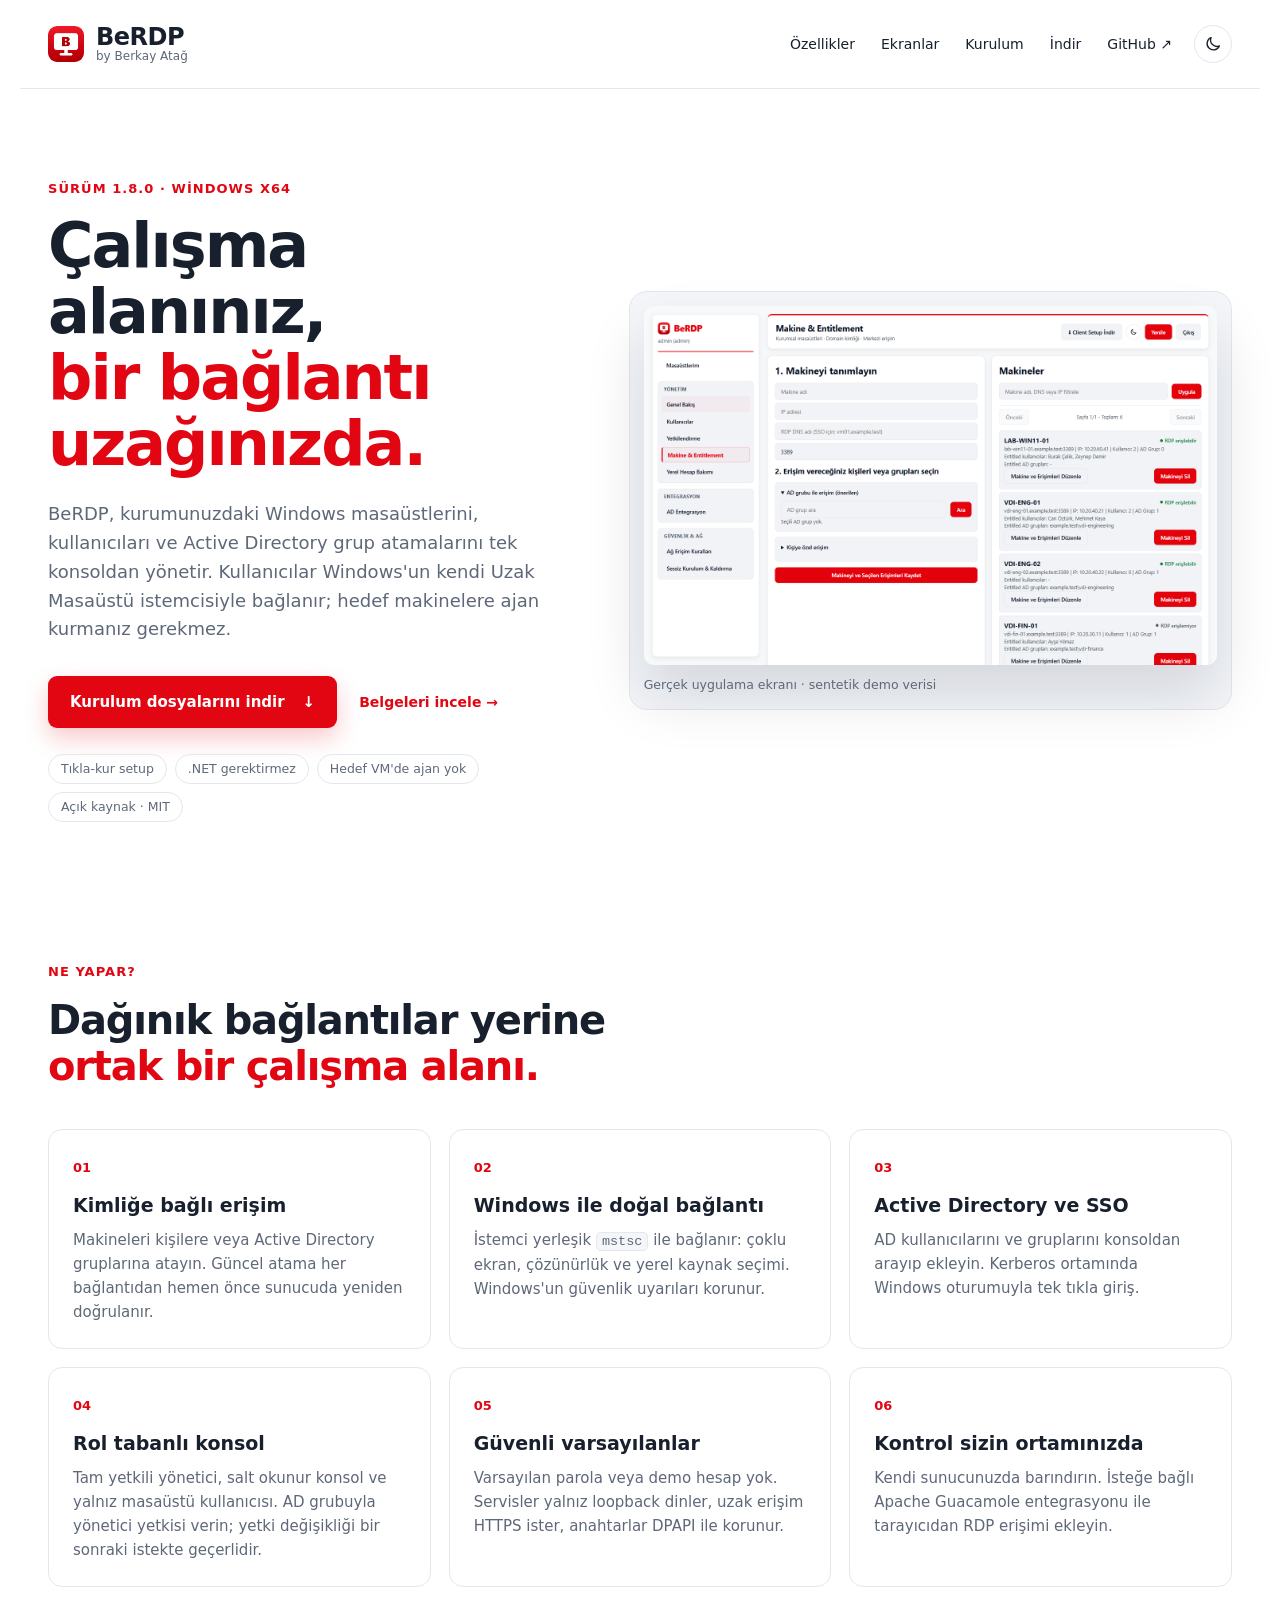
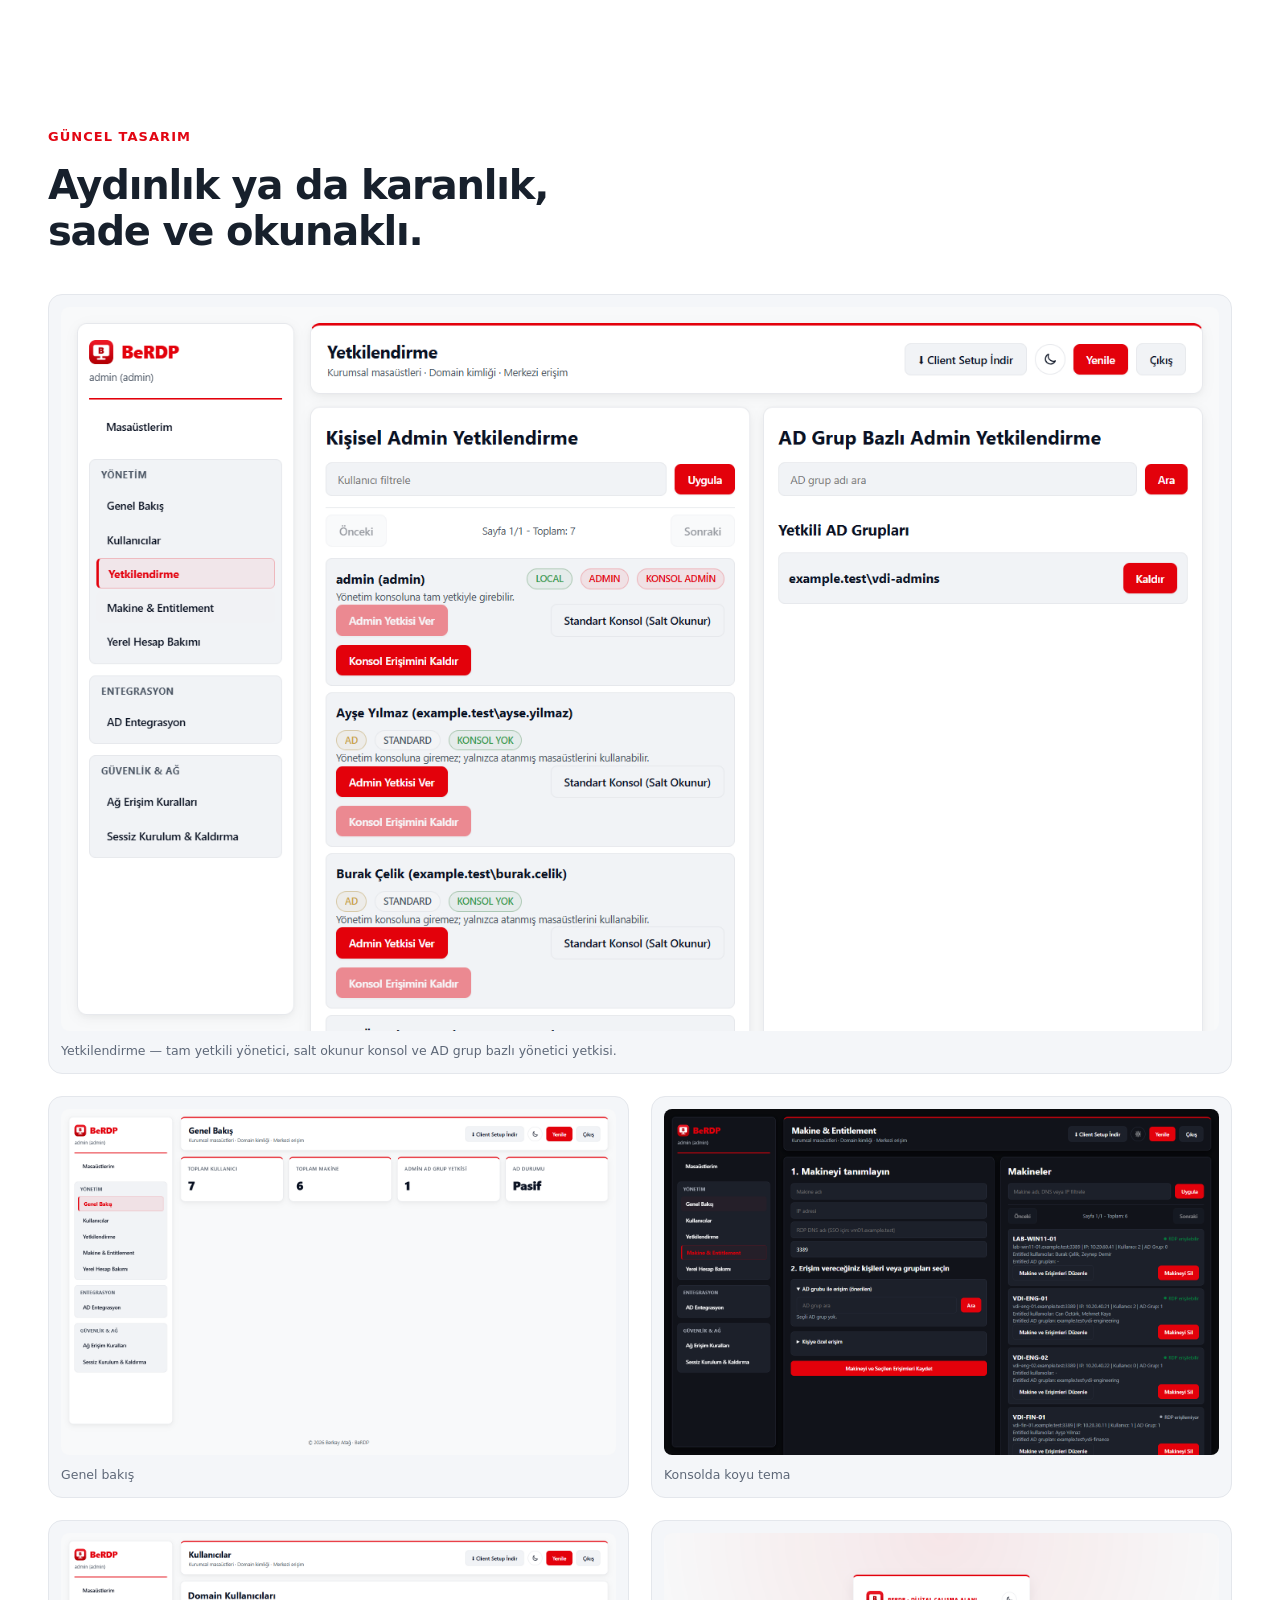
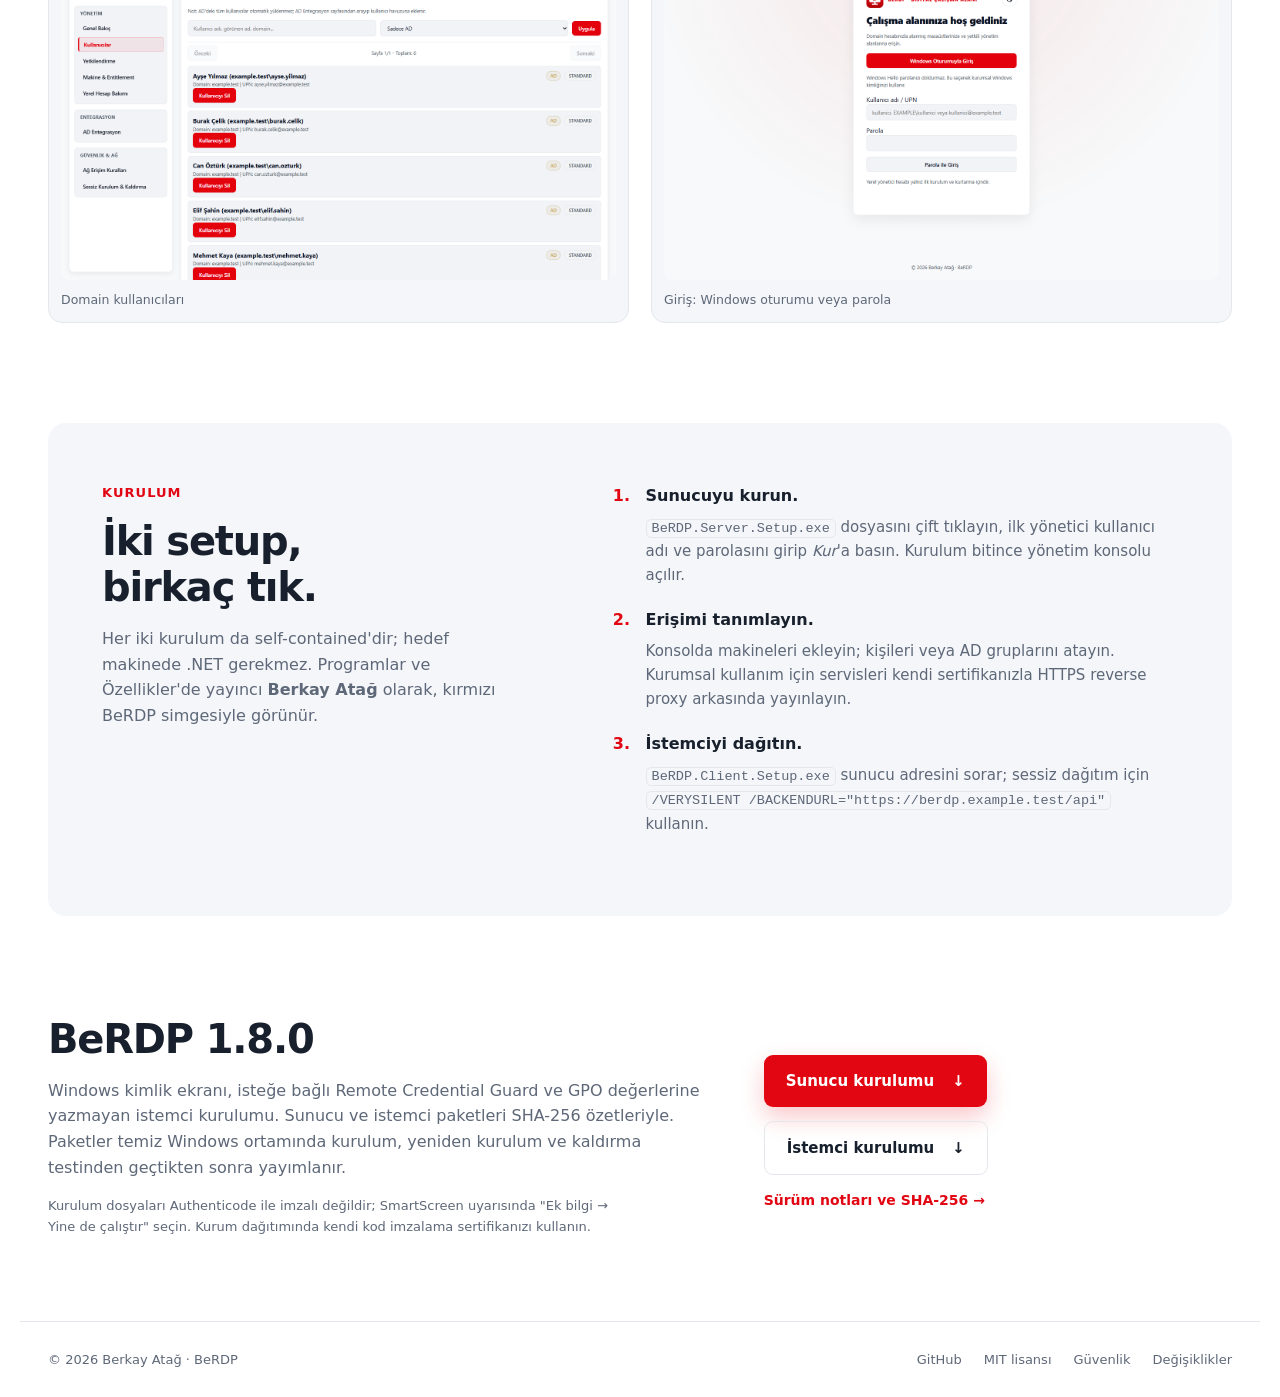
<file: docs/index.html>
<!doctype html>
<html lang="tr">
<head>
<meta charset="utf-8">
<meta name="viewport" content="width=device-width, initial-scale=1">
<meta name="description" content="BeRDP: Windows masaüstlerine merkezi, ajan gerektirmeyen RDP erişimi. Makine, kullanıcı ve Active Directory grup atamalarını tek konsoldan yönetin.">
<meta name="color-scheme" content="light dark">
<meta property="og:title" content="BeRDP — Masaüstlerine tek noktadan erişim">
<meta property="og:description" content="Makine ve erişim atamalarını tek konsolda yönetin; kullanıcılar Windows'un kendi RDP istemcisiyle bağlansın.">
<meta property="og:image" content="https://berkayatag.github.io/BeRDP/ui/machines.png">
<title>BeRDP — Masaüstlerine tek noktadan erişim</title>
<link rel="icon" type="image/png" href="assets/berdp-logo.png">
<link rel="stylesheet" href="site.css?v=1.8.0">
<script>
  // Varsayılan aydınlık tema; ziyaretçinin seçimi bu tarayıcıda hatırlanır.
  // Sayfa boyanmadan önce uygulanır, böylece tema geçişinde yanıp sönme olmaz.
  (function () {
    var theme = 'light';
    try { if (localStorage.getItem('berdp.site.theme') === 'dark') theme = 'dark'; } catch (e) {}
    document.documentElement.setAttribute('data-theme', theme);
  })();
</script>
</head>
<body>
<a class="skip" href="#main">İçeriğe geç</a>
<header class="top">
  <a class="brand" href="#"><img src="assets/berdp-logo.png" alt="" width="36" height="36"><span>BeRDP<small>by Berkay Atağ</small></span></a>
  <nav aria-label="Ana menü">
    <a href="#ozellikler">Özellikler</a>
    <a href="#ekranlar">Ekranlar</a>
    <a href="#kurulum">Kurulum</a>
    <a href="#indir">İndir</a>
    <a href="https://github.com/BerkayAtag/BeRDP">GitHub ↗</a>
  </nav>
  <button class="theme-toggle" id="theme-toggle" type="button" aria-pressed="false" aria-label="Karanlık temaya geç" title="Karanlık temaya geç">
    <svg class="icon-moon" viewBox="0 0 24 24" width="18" height="18" aria-hidden="true"><path d="M20.5 14.6A8.5 8.5 0 0 1 9.4 3.5a8.5 8.5 0 1 0 11.1 11.1Z" fill="none" stroke="currentColor" stroke-width="1.8" stroke-linejoin="round"/></svg>
    <svg class="icon-sun" viewBox="0 0 24 24" width="18" height="18" aria-hidden="true"><circle cx="12" cy="12" r="4.2" fill="none" stroke="currentColor" stroke-width="1.8"/><path d="M12 2.5v2.2M12 19.3v2.2M4.6 4.6l1.6 1.6M17.8 17.8l1.6 1.6M2.5 12h2.2M19.3 12h2.2M4.6 19.4l1.6-1.6M17.8 6.2l1.6-1.6" stroke="currentColor" stroke-width="1.8" stroke-linecap="round"/></svg>
  </button>
</header>

<main id="main">
  <section class="hero">
    <div class="hero-copy">
      <p class="eyebrow">Sürüm 1.8.0 · Windows x64</p>
      <h1>Çalışma alanınız,<br><em>bir bağlantı uzağınızda.</em></h1>
      <p class="lead">BeRDP, kurumunuzdaki Windows masaüstlerini, kullanıcıları ve Active Directory grup atamalarını tek konsoldan yönetir. Kullanıcılar Windows'un kendi Uzak Masaüstü istemcisiyle bağlanır; hedef makinelere ajan kurmanız gerekmez.</p>
      <div class="actions">
        <a class="button" href="#indir">Kurulum dosyalarını indir <span aria-hidden="true">↓</span></a>
        <a class="link" href="https://github.com/BerkayAtag/BeRDP#readme">Belgeleri incele →</a>
      </div>
      <ul class="facts">
        <li>Tıkla-kur setup</li>
        <li>.NET gerektirmez</li>
        <li>Hedef VM'de ajan yok</li>
        <li>Açık kaynak · MIT</li>
      </ul>
    </div>
    <figure class="hero-shot">
      <img src="ui/machines.png" data-light-src="ui/machines.png" data-dark-src="ui/machines-dark.png" alt="BeRDP yönetim konsolu: makine tanımlama, AD grubu ve kişi bazlı erişim seçimi, RDP erişilebilirlik durumlu makine listesi" width="1440" height="900">
      <figcaption>Gerçek uygulama ekranı · sentetik demo verisi</figcaption>
    </figure>
  </section>

  <section id="ozellikler" class="section">
    <div class="section-head">
      <p class="eyebrow">Ne yapar?</p>
      <h2>Dağınık bağlantılar yerine<br><em>ortak bir çalışma alanı.</em></h2>
    </div>
    <div class="features">
      <article>
        <span class="num">01</span>
        <h3>Kimliğe bağlı erişim</h3>
        <p>Makineleri kişilere veya Active Directory gruplarına atayın. Güncel atama her bağlantıdan hemen önce sunucuda yeniden doğrulanır.</p>
      </article>
      <article>
        <span class="num">02</span>
        <h3>Windows ile doğal bağlantı</h3>
        <p>İstemci yerleşik <code>mstsc</code> ile bağlanır: çoklu ekran, çözünürlük ve yerel kaynak seçimi. Windows'un güvenlik uyarıları korunur.</p>
      </article>
      <article>
        <span class="num">03</span>
        <h3>Active Directory ve SSO</h3>
        <p>AD kullanıcılarını ve gruplarını konsoldan arayıp ekleyin. Kerberos ortamında Windows oturumuyla tek tıkla giriş.</p>
      </article>
      <article>
        <span class="num">04</span>
        <h3>Rol tabanlı konsol</h3>
        <p>Tam yetkili yönetici, salt okunur konsol ve yalnız masaüstü kullanıcısı. AD grubuyla yönetici yetkisi verin; yetki değişikliği bir sonraki istekte geçerlidir.</p>
      </article>
      <article>
        <span class="num">05</span>
        <h3>Güvenli varsayılanlar</h3>
        <p>Varsayılan parola veya demo hesap yok. Servisler yalnız loopback dinler, uzak erişim HTTPS ister, anahtarlar DPAPI ile korunur.</p>
      </article>
      <article>
        <span class="num">06</span>
        <h3>Kontrol sizin ortamınızda</h3>
        <p>Kendi sunucunuzda barındırın. İsteğe bağlı Apache Guacamole entegrasyonu ile tarayıcıdan RDP erişimi ekleyin.</p>
      </article>
    </div>
  </section>

  <section id="ekranlar" class="section">
    <div class="section-head">
      <p class="eyebrow">Güncel tasarım</p>
      <h2>Aydınlık ya da karanlık,<br>sade ve okunaklı.</h2>
    </div>
    <div class="gallery">
      <figure class="wide"><img src="ui/authorization.png" data-light-src="ui/authorization.png" data-dark-src="ui/authorization-dark.png" alt="Yetkilendirme ekranı: kişisel ve AD grup bazlı yönetici yetkileri" loading="lazy" width="1440" height="900"><figcaption>Yetkilendirme — tam yetkili yönetici, salt okunur konsol ve AD grup bazlı yönetici yetkisi.</figcaption></figure>
      <figure><img src="ui/overview.png" data-light-src="ui/overview.png" data-dark-src="ui/overview-dark.png" alt="Genel bakış: kullanıcı, makine, yönetici AD grubu ve AD durumu sayaçları" loading="lazy" width="1440" height="900"><figcaption>Genel bakış</figcaption></figure>
      <figure><img src="ui/machines-dark.png" data-light-src="ui/machines-dark.png" data-dark-src="ui/machines.png" data-light-alt="Koyu temada yönetim konsolu" data-dark-alt="Aydınlık temada yönetim konsolu" alt="Koyu temada yönetim konsolu" loading="lazy" width="1440" height="900"><figcaption data-light-text="Konsolda koyu tema" data-dark-text="Konsolda aydınlık tema">Konsolda koyu tema</figcaption></figure>
      <figure><img src="ui/users.png" data-light-src="ui/users.png" data-dark-src="ui/users-dark.png" alt="Domain kullanıcıları listesi" loading="lazy" width="1440" height="900"><figcaption>Domain kullanıcıları</figcaption></figure>
      <figure><img src="ui/login.png" data-light-src="ui/login.png" data-dark-src="ui/login-dark.png" alt="Windows oturumu veya parola ile giriş ekranı" loading="lazy" width="1440" height="900"><figcaption>Giriş: Windows oturumu veya parola</figcaption></figure>
    </div>
  </section>

  <section id="kurulum" class="section install">
    <div>
      <p class="eyebrow">Kurulum</p>
      <h2>İki setup,<br>birkaç tık.</h2>
      <p class="muted">Her iki kurulum da self-contained'dir; hedef makinede .NET gerekmez. Programlar ve Özellikler'de yayıncı <strong>Berkay Atağ</strong> olarak, kırmızı BeRDP simgesiyle görünür.</p>
    </div>
    <ol class="steps">
      <li><strong>Sunucuyu kurun.</strong><p><code>BeRDP.Server.Setup.exe</code> dosyasını çift tıklayın, ilk yönetici kullanıcı adı ve parolasını girip <em>Kur</em>'a basın. Kurulum bitince yönetim konsolu açılır.</p></li>
      <li><strong>Erişimi tanımlayın.</strong><p>Konsolda makineleri ekleyin; kişileri veya AD gruplarını atayın. Kurumsal kullanım için servisleri kendi sertifikanızla HTTPS reverse proxy arkasında yayınlayın.</p></li>
      <li><strong>İstemciyi dağıtın.</strong><p><code>BeRDP.Client.Setup.exe</code> sunucu adresini sorar; sessiz dağıtım için <code>/VERYSILENT /BACKENDURL="https://berdp.example.test/api"</code> kullanın.</p></li>
    </ol>
  </section>

  <section id="indir" class="section download">
    <div>
      <h2>BeRDP 1.8.0</h2>
      <p class="muted">Windows kimlik ekranı, isteğe bağlı Remote Credential Guard ve GPO değerlerine yazmayan istemci kurulumu. Sunucu ve istemci paketleri SHA-256 özetleriyle. Paketler temiz Windows ortamında kurulum, yeniden kurulum ve kaldırma testinden geçtikten sonra yayımlanır.</p>
      <p class="note">Kurulum dosyaları Authenticode ile imzalı değildir; SmartScreen uyarısında "Ek bilgi → Yine de çalıştır" seçin. Kurum dağıtımında kendi kod imzalama sertifikanızı kullanın.</p>
    </div>
    <div class="download-links">
      <a class="button" href="https://github.com/BerkayAtag/BeRDP/releases/latest/download/BeRDP.Server.Setup.exe">Sunucu kurulumu <span aria-hidden="true">↓</span></a>
      <a class="button secondary" href="https://github.com/BerkayAtag/BeRDP/releases/latest/download/BeRDP.Client.Setup.exe">İstemci kurulumu <span aria-hidden="true">↓</span></a>
      <a class="link" href="https://github.com/BerkayAtag/BeRDP/releases/latest">Sürüm notları ve SHA-256 →</a>
    </div>
  </section>
</main>

<footer>
  <span>© 2026 Berkay Atağ · BeRDP</span>
  <a href="https://github.com/BerkayAtag/BeRDP">GitHub</a>
  <a href="https://github.com/BerkayAtag/BeRDP/blob/main/LICENSE">MIT lisansı</a>
  <a href="https://github.com/BerkayAtag/BeRDP/blob/main/SECURITY.md">Güvenlik</a>
  <a href="https://github.com/BerkayAtag/BeRDP/blob/main/CHANGELOG.md">Değişiklikler</a>
</footer>
<script>
  (function () {
    var root = document.documentElement;
    var button = document.getElementById('theme-toggle');

    function apply(theme) {
      var dark = theme === 'dark';
      root.setAttribute('data-theme', theme);
      var label = dark ? 'Aydınlık temaya geç' : 'Karanlık temaya geç';
      button.setAttribute('aria-pressed', String(dark));
      button.setAttribute('aria-label', label);
      button.setAttribute('title', label);

      // Ekran görüntüleri ve açıklamaları seçilen temaya göre değişir.
      var mode = dark ? 'dark' : 'light';
      document.querySelectorAll('img[data-light-src]').forEach(function (img) {
        var src = img.getAttribute('data-' + mode + '-src');
        if (img.getAttribute('src') !== src) img.setAttribute('src', src);
        var alt = img.getAttribute('data-' + mode + '-alt');
        if (alt) img.setAttribute('alt', alt);
      });
      document.querySelectorAll('[data-light-text]').forEach(function (el) {
        el.textContent = el.getAttribute('data-' + mode + '-text');
      });
    }

    apply(root.getAttribute('data-theme') === 'dark' ? 'dark' : 'light');

    button.addEventListener('click', function () {
      var next = root.getAttribute('data-theme') === 'dark' ? 'light' : 'dark';
      apply(next);
      try { localStorage.setItem('berdp.site.theme', next); } catch (e) {}
    });
  })();
</script>
</body>
</html>
</file>
<file: docs/site.css>
/* Varsayılan aydınlık tema; sağ üstteki düğmeyle karanlık temaya geçilir. */
:root {
  color-scheme: light;
  --red: #e20613;
  --red-dark: #b0000b;
  --ink: #17202c;
  --muted: #5e6878;
  --line: #e4e7ec;
  --soft: #f4f6f9;
  --bg: #ffffff;
  --card: #ffffff;
  --shot-shadow: rgba(17, 24, 39, .14);
}

:root[data-theme="dark"] {
  color-scheme: dark;
  --red: #ff3b45;
  --red-dark: #e20613;
  --ink: #eef1f5;
  --muted: #a3acba;
  --line: #2a2f38;
  --soft: #171a20;
  --bg: #0f1115;
  --card: #15181e;
  --shot-shadow: rgba(0, 0, 0, .45);
}

* { box-sizing: border-box; }
html { scroll-behavior: smooth; }
body { margin: 0; color: var(--ink); background: var(--bg); transition: background-color .2s, color .2s; font-family: "Segoe UI", system-ui, -apple-system, Arial, sans-serif; line-height: 1.6; }
img { max-width: 100%; height: auto; display: block; }
a { color: inherit; text-decoration: none; }
a:hover { text-decoration: underline; }
a:focus-visible { outline: 3px solid var(--red); outline-offset: 4px; border-radius: 4px; }
code { font-family: Consolas, "Cascadia Mono", monospace; font-size: .9em; background: var(--soft); border: 1px solid var(--line); border-radius: 5px; padding: 1px 5px; word-break: break-word; }

.skip { position: absolute; left: -999px; top: 8px; background: var(--red); color: #fff; padding: 8px 12px; border-radius: 6px; }
.skip:focus { left: 16px; }

.top, main, footer { max-width: 1240px; margin: 0 auto; }
.top { display: flex; justify-content: space-between; align-items: center; gap: 16px; padding: 24px 28px; border-bottom: 1px solid var(--line); }
.brand { display: flex; align-items: center; gap: 12px; font-weight: 800; font-size: 24px; letter-spacing: -.5px; }
.brand img { border-radius: 9px; }
.brand span { display: flex; flex-direction: column; line-height: 1.1; }
.brand small { font-size: 12px; font-weight: 400; color: var(--muted); letter-spacing: 0; }
nav { display: flex; gap: 26px; font-size: 14px; flex-wrap: wrap; margin-left: auto; }

/* Tema düğmesi: menüyle aynı hizada, sade yuvarlak simge düğmesi. */
.theme-toggle { display: inline-grid; place-items: center; width: 38px; height: 38px; margin-left: 6px; padding: 0; border: 1px solid var(--line); border-radius: 50%; background: transparent; color: var(--ink); cursor: pointer; transition: color .15s, border-color .15s, background-color .15s; }
.theme-toggle:hover { color: var(--red); border-color: var(--red); background: var(--soft); }
.theme-toggle:focus-visible { outline: 3px solid var(--red); outline-offset: 3px; }
.theme-toggle .icon-sun { display: none; }
:root[data-theme="dark"] .theme-toggle .icon-moon { display: none; }
:root[data-theme="dark"] .theme-toggle .icon-sun { display: block; }

.eyebrow { margin: 0 0 14px; color: var(--red); font-size: 13px; font-weight: 700; letter-spacing: .08em; text-transform: uppercase; }
h1 { font-size: clamp(38px, 5vw, 62px); line-height: 1.06; letter-spacing: -2px; margin: 0 0 24px; }
h1 em, h2 em { font-style: normal; color: var(--red); }
h2 { font-size: clamp(28px, 3.2vw, 40px); line-height: 1.15; letter-spacing: -1.2px; margin: 0; }
h3 { font-size: 19px; margin: 10px 0 8px; }
.lead { font-size: 18px; color: var(--muted); max-width: 560px; margin: 0; }
.muted { color: var(--muted); }

.hero { display: grid; grid-template-columns: 1fr 1.15fr; gap: 56px; align-items: center; padding: 90px 28px 70px; }
.actions { display: flex; align-items: center; flex-wrap: wrap; gap: 22px; margin: 32px 0 26px; }
.button { display: inline-flex; align-items: center; gap: 18px; padding: 14px 22px; background: var(--red); color: #fff; border-radius: 9px; font-weight: 650; font-size: 15px; box-shadow: 0 10px 24px rgba(226, 6, 19, .22); }
.button:hover { background: var(--red-dark); text-decoration: none; }
.button.secondary { background: transparent; color: var(--ink); border: 1px solid var(--line); box-shadow: none; }
.button.secondary:hover { border-color: var(--red); color: var(--red); }
.link { font-size: 14px; font-weight: 600; color: var(--red); }
.facts { display: flex; flex-wrap: wrap; gap: 8px; list-style: none; padding: 0; margin: 0; }
.facts li { font-size: 12.5px; color: var(--muted); border: 1px solid var(--line); border-radius: 999px; padding: 4px 12px; }

figure { margin: 0; }
figcaption { font-size: 12.5px; color: var(--muted); margin-top: 10px; }
.hero-shot { padding: 14px; background: var(--soft); border: 1px solid var(--line); border-radius: 18px; }
.hero-shot img { border-radius: 10px; box-shadow: 0 30px 60px var(--shot-shadow); }

.section { padding: 70px 28px; }
.section-head { margin-bottom: 40px; }
.features { display: grid; grid-template-columns: repeat(3, 1fr); gap: 18px; }
.features article { background: var(--card); border: 1px solid var(--line); border-radius: 14px; padding: 24px; }
.features p { margin: 0; color: var(--muted); font-size: 15px; }
.num { font-size: 13px; font-weight: 700; color: var(--red); }

.gallery { display: grid; grid-template-columns: repeat(2, 1fr); gap: 22px; }
.gallery figure { background: var(--soft); border: 1px solid var(--line); border-radius: 14px; padding: 12px; }
.gallery img { border-radius: 8px; }
.gallery .wide { grid-column: 1 / -1; }

.install { display: grid; grid-template-columns: 1fr 1.25fr; gap: 60px; background: var(--soft); border-radius: 18px; margin: 30px 28px; padding: 60px 54px; }
.install .muted { max-width: 420px; }
.steps { margin: 0; padding-left: 22px; }
.steps li { padding: 0 0 20px 10px; }
.steps li::marker { color: var(--red); font-weight: 700; }
.steps p { margin: 6px 0 0; color: var(--muted); font-size: 15px; }

.download { display: grid; grid-template-columns: 1.4fr 1fr; gap: 60px; align-items: center; }
.download h2 { margin-bottom: 12px; }
.note { font-size: 13px; color: var(--muted); max-width: 560px; }
.download-links { display: flex; flex-direction: column; align-items: flex-start; gap: 14px; }

footer { display: flex; flex-wrap: wrap; gap: 22px; border-top: 1px solid var(--line); padding: 28px; color: var(--muted); font-size: 13px; }
footer span { margin-right: auto; }

@media (max-width: 900px) {
  .hero { grid-template-columns: 1fr; padding: 48px 16px 40px; gap: 32px; }
  .features { grid-template-columns: 1fr 1fr; }
  .install, .download { grid-template-columns: 1fr; gap: 24px; }
  .install { margin: 20px 16px; padding: 32px 22px; }
  .section { padding: 48px 16px; }
  .top { padding: 18px 16px; flex-wrap: wrap; }
  /* Dar ekranda tema düğmesi sağ üstte kalır, menü alt satıra iner. */
  .brand { order: 1; }
  .theme-toggle { order: 2; margin-left: auto; }
  .top nav { order: 3; width: 100%; margin-left: 0; }
  footer { padding: 24px 16px; }
}

@media (max-width: 600px) {
  .features, .gallery { grid-template-columns: 1fr; }
  nav { gap: 16px; }
  h1 { letter-spacing: -1px; }
  footer span { width: 100%; }
}

@media (prefers-reduced-motion: reduce) { html { scroll-behavior: auto; } }
</file>
